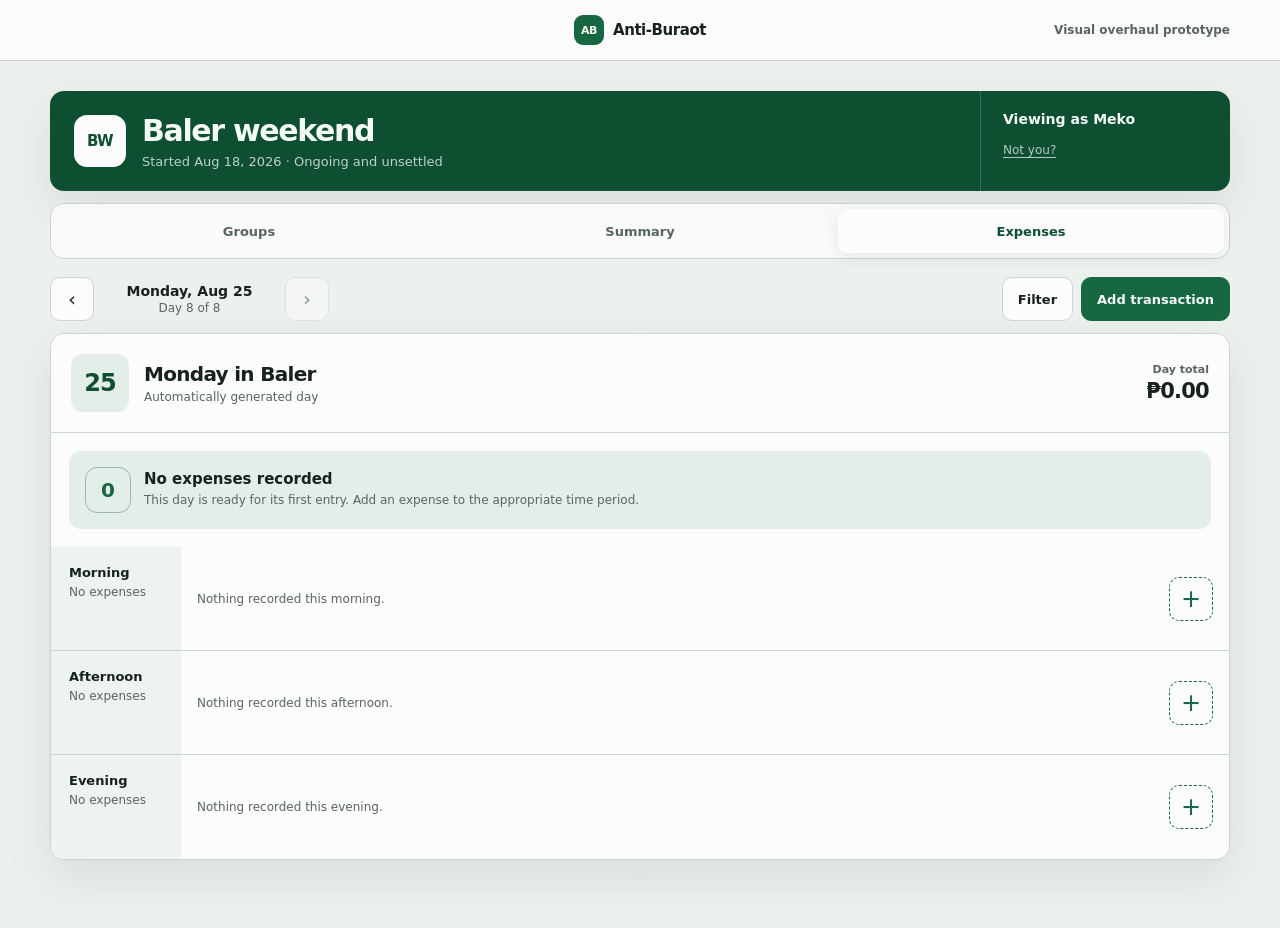
<file: design-overhaul-sample.html>
<!doctype html>
<html lang="en-PH">
<head>
  <meta charset="UTF-8">
  <meta name="viewport" content="width=device-width, initial-scale=1">
  <meta name="description" content="Anti-Buraot visual overhaul prototype">
  <title>Anti-Buraot Visual Overhaul</title>
  <style>
    :root {
      color-scheme: light dark;
      --canvas: #edf1ee;
      --surface: #f9faf8;
      --surface-raised: #fbfcfb;
      --surface-tint: #e4eee8;
      --ink: #17221c;
      --muted: #59655e;
      --line: #cbd4ce;
      --accent: #176743;
      --accent-strong: #0e4f32;
      --accent-ink: #f4faf6;
      --danger: #a33128;
      --danger-soft: #f8e5e2;
      --shadow: 0 18px 45px rgb(31 59 43 / 10%);
      --radius-surface: 14px;
      --radius-control: 10px;
    }

    * { box-sizing: border-box; }
    [hidden] { display: none !important; }
    html { min-height: 100%; background: var(--canvas); }
    body {
      min-height: 100dvh;
      margin: 0;
      background:
        linear-gradient(90deg, transparent 0 49.95%, rgb(23 103 67 / 4%) 50%, transparent 50.05%),
        var(--canvas);
      color: var(--ink);
      font-family: ui-sans-serif, system-ui, -apple-system, BlinkMacSystemFont, "Segoe UI", sans-serif;
      -webkit-font-smoothing: antialiased;
    }

    button, select, input { color: inherit; font: inherit; }
    button { touch-action: manipulation; }
    button:disabled { opacity: .45; cursor: not-allowed; }
    body.modal-open { overflow: hidden; }
    button:focus-visible, select:focus-visible, input:focus-visible, [tabindex]:focus-visible {
      outline: 3px solid rgb(23 103 67 / 24%);
      outline-offset: 2px;
    }
    button:active { transform: scale(.98); }

    .app-bar {
      min-height: 58px;
      padding: 8px max(20px, calc((100vw - 1180px) / 2));
      display: grid;
      grid-template-columns: 1fr auto 1fr;
      align-items: center;
      border-bottom: 1px solid var(--line);
      background: color-mix(in srgb, var(--surface-raised) 94%, transparent);
    }

    .brand {
      grid-column: 2;
      min-height: 44px;
      display: inline-flex;
      align-items: center;
      gap: 9px;
      border: 0;
      background: transparent;
      font-size: 15px;
      font-weight: 850;
      letter-spacing: -.03em;
      cursor: pointer;
    }

    .brand-mark,
    .trip-mark,
    .avatar {
      display: grid;
      place-items: center;
      flex: 0 0 auto;
      background: var(--accent);
      color: var(--accent-ink);
      font-weight: 850;
      letter-spacing: -.04em;
    }

    .brand-mark { width: 30px; height: 30px; border-radius: 9px; font-size: 11px; }
    .prototype-label { justify-self: end; color: var(--muted); font-size: 12px; font-weight: 700; }

    .shell {
      width: min(1180px, calc(100% - 40px));
      margin: 0 auto;
      padding: 30px 0 68px;
    }

    .screen { animation: screen-in .22s ease both; }

    .screen-heading {
      margin-bottom: 18px;
      display: flex;
      align-items: end;
      justify-content: space-between;
      gap: 20px;
    }

    .screen-heading h1 { margin: 0; font-size: clamp(27px, 4vw, 40px); line-height: 1; letter-spacing: -.055em; }
    .screen-heading p { max-width: 40ch; margin: 8px 0 0; color: var(--muted); font-size: 14px; line-height: 1.5; }

    .button {
      min-height: 44px;
      padding: 0 15px;
      display: inline-flex;
      align-items: center;
      justify-content: center;
      gap: 8px;
      border: 1px solid var(--line);
      border-radius: var(--radius-control);
      background: var(--surface-raised);
      color: var(--ink);
      font-size: 13px;
      font-weight: 800;
      white-space: nowrap;
      cursor: pointer;
    }

    .button.primary { border-color: var(--accent); background: var(--accent); color: var(--accent-ink); }
    .button.ghost { background: transparent; }
    .button:hover { border-color: var(--accent); }
    .button.primary:hover { background: var(--accent-strong); }

    .create-button { min-width: 124px; }
    .create-button b { font-size: 20px; font-weight: 500; line-height: 1; }

    .group-list {
      overflow: hidden;
      border: 1px solid var(--line);
      border-radius: var(--radius-surface);
      background: var(--surface-raised);
      box-shadow: var(--shadow);
    }

    .group-row {
      min-height: 108px;
      padding: 20px;
      display: grid;
      grid-template-columns: 52px minmax(0, 1fr) auto;
      align-items: center;
      gap: 16px;
      border-bottom: 1px solid var(--line);
    }
    .group-row:last-child { border-bottom: 0; }
    .group-row.settled { background: color-mix(in srgb, var(--canvas) 72%, var(--surface-raised)); color: var(--muted); }
    .trip-mark { width: 52px; height: 52px; border-radius: 13px; font-size: 15px; }
    .settled .trip-mark { background: var(--line); color: var(--muted); }
    .group-main { min-width: 0; }
    .group-title-line { display: flex; align-items: center; gap: 10px; }
    .group-title-line h2 { overflow: hidden; margin: 0; font-size: 18px; letter-spacing: -.025em; text-overflow: ellipsis; white-space: nowrap; }

    .badges { margin-top: 7px; display: flex; flex-wrap: wrap; gap: 6px; }
    .badge {
      min-height: 25px;
      padding: 4px 8px;
      display: inline-flex;
      align-items: center;
      border: 1px solid var(--line);
      border-radius: 999px;
      color: var(--muted);
      font-size: 11px;
      font-weight: 750;
    }
    .badge.active { border-color: color-mix(in srgb, var(--accent) 30%, var(--line)); background: var(--surface-tint); color: var(--accent-strong); }

    .group-members { margin-top: 12px; display: flex; align-items: center; }
    .avatar { width: 30px; height: 30px; margin-left: -6px; border: 2px solid var(--surface-raised); border-radius: 50%; font-size: 9px; }
    .avatar:first-child { margin-left: 0; }
    .avatar:nth-child(2) { background: #315948; }
    .avatar:nth-child(3) { background: #557163; }
    .group-meta { min-width: 170px; text-align: right; }
    .group-meta small { display: block; color: var(--muted); font-size: 12px; font-weight: 650; }
    .group-meta strong { display: block; margin-top: 4px; font-size: 20px; letter-spacing: -.035em; }
    .group-actions { margin-top: 10px; display: flex; justify-content: flex-end; gap: 7px; }
    .group-actions .button { min-height: 44px; padding-inline: 12px; font-size: 12px; }

    .trip-context {
      overflow: hidden;
      display: grid;
      grid-template-columns: minmax(0, 1fr) auto;
      border-radius: var(--radius-surface);
      background: var(--accent-strong);
      color: var(--accent-ink);
      box-shadow: var(--shadow);
    }

    .trip-context-main { padding: 22px 24px; display: flex; align-items: center; gap: 16px; }
    .trip-context .trip-mark { background: var(--surface-raised); color: var(--accent-strong); }
    .trip-copy { min-width: 0; }
    .trip-copy h1 { overflow: hidden; margin: 0; font-size: clamp(22px, 3vw, 30px); letter-spacing: -.045em; text-overflow: ellipsis; white-space: nowrap; }
    .trip-copy p { margin: 6px 0 0; color: rgb(244 250 246 / 76%); font-size: 13px; }
    .trip-context-side { min-width: 250px; padding: 18px 22px; display: flex; flex-direction: column; justify-content: center; border-left: 1px solid rgb(244 250 246 / 18%); }
    .trip-context-side strong { font-size: 14px; }
    .trip-context-side button { width: max-content; min-height: 44px; margin: 1px 0 0; padding: 0; border: 0; background: transparent; color: rgb(244 250 246 / 72%); font-size: 12px; text-decoration: underline; text-underline-offset: 3px; cursor: pointer; }

    .trip-nav {
      margin: 12px 0 18px;
      padding: 5px;
      display: flex;
      gap: 5px;
      border: 1px solid var(--line);
      border-radius: var(--radius-surface);
      background: color-mix(in srgb, var(--surface-raised) 86%, transparent);
    }
    .trip-nav button { min-height: 44px; flex: 1; border: 0; border-radius: var(--radius-control); background: transparent; color: var(--muted); font-size: 13px; font-weight: 800; cursor: pointer; }
    .trip-nav button.active { background: var(--surface-raised); color: var(--accent-strong); box-shadow: 0 4px 15px rgb(31 59 43 / 9%); }

    .summary-grid { display: grid; grid-template-columns: minmax(0, 1.55fr) minmax(300px, .75fr); gap: 16px; align-items: start; }
    .ledger-surface, .side-surface, .day-surface {
      overflow: hidden;
      border: 1px solid var(--line);
      border-radius: var(--radius-surface);
      background: var(--surface-raised);
      box-shadow: var(--shadow);
    }

    .surface-heading { min-height: 72px; padding: 16px 18px; display: flex; align-items: center; justify-content: space-between; gap: 16px; border-bottom: 1px solid var(--line); }
    .surface-heading h2 { margin: 0; font-size: 17px; letter-spacing: -.025em; }
    .surface-heading p { margin: 4px 0 0; color: var(--muted); font-size: 12px; }
    .grand-total { text-align: right; }
    .grand-total small { display: block; color: var(--muted); font-size: 11px; font-weight: 700; }
    .grand-total strong { display: block; margin-top: 3px; font-size: 24px; letter-spacing: -.045em; }

    .member-row {
      min-height: 92px;
      padding: 15px 18px;
      display: grid;
      grid-template-columns: 42px minmax(120px, 1fr) repeat(3, minmax(94px, auto));
      align-items: center;
      gap: 12px;
      border-bottom: 1px solid var(--line);
    }
    .member-row:last-child { border-bottom: 0; }
    .member-row .avatar { width: 42px; height: 42px; margin: 0; border: 0; font-size: 11px; }
    .member-name strong { display: block; font-size: 14px; }
    .member-name small { display: block; margin-top: 3px; color: var(--muted); font-size: 12px; }
    .member-values { display: contents; }
    .metric { min-width: 0; text-align: right; }
    .metric span { display: block; color: var(--muted); font-size: 11px; font-weight: 750; text-transform: uppercase; letter-spacing: .055em; }
    .metric strong { display: block; margin-top: 5px; font-size: 14px; }
    .metric button { min-height: 44px; margin-top: 0; padding: 0; display: inline-flex; align-items: center; justify-content: flex-end; border: 0; background: transparent; color: var(--accent); font-size: 14px; font-weight: 850; cursor: pointer; }
    .metric.owes strong, .metric.owes button { color: var(--danger); }

    .side-surface { padding: 18px; }
    .side-surface + .side-surface { margin-top: 16px; }
    .side-surface h2 { margin: 0; font-size: 17px; letter-spacing: -.025em; }
    .side-surface > p { margin: 6px 0 18px; color: var(--muted); font-size: 13px; line-height: 1.45; }
    .settlement-route { padding: 14px 0; display: grid; grid-template-columns: 1fr auto; gap: 12px; align-items: center; border-top: 1px solid var(--line); }
    .settlement-route:first-of-type { border-top: 0; }
    .settlement-route p { margin: 0; font-size: 13px; font-weight: 750; }
    .settlement-route small { display: block; margin-top: 3px; color: var(--muted); font-size: 12px; }
    .settlement-route strong { font-size: 15px; }
    .settlement-route .button { grid-column: 1 / -1; min-height: 44px; }

    .activity-row { padding: 12px 0; display: flex; align-items: center; justify-content: space-between; gap: 12px; border-top: 1px solid var(--line); font-size: 12px; }
    .activity-row span { color: var(--muted); }

    .expense-toolbar { margin-bottom: 12px; display: flex; align-items: center; justify-content: space-between; gap: 12px; }
    .date-switcher { display: flex; align-items: center; gap: 8px; }
    .square-button { width: 44px; height: 44px; padding: 0; border: 1px solid var(--line); border-radius: var(--radius-control); background: var(--surface-raised); font-size: 20px; cursor: pointer; }
    .date-label { min-width: 175px; text-align: center; }
    .date-label strong { display: block; font-size: 14px; }
    .date-label small { display: block; margin-top: 2px; color: var(--muted); font-size: 12px; }
    .toolbar-actions { display: flex; gap: 8px; }

    .day-heading { padding: 20px; display: grid; grid-template-columns: 58px 1fr auto; gap: 15px; align-items: center; border-bottom: 1px solid var(--line); }
    .calendar-tile { width: 58px; height: 58px; display: grid; place-items: center; border-radius: 12px; background: var(--surface-tint); color: var(--accent-strong); }
    .calendar-tile strong { font-size: 24px; letter-spacing: -.04em; }
    .day-heading h2 { margin: 0; font-size: 20px; letter-spacing: -.035em; }
    .day-heading p { margin: 4px 0 0; color: var(--muted); font-size: 12px; }
    .day-total { text-align: right; }
    .day-total small { display: block; color: var(--muted); font-size: 11px; font-weight: 700; }
    .day-total strong { display: block; margin-top: 3px; font-size: 21px; letter-spacing: -.035em; }

    .period { display: grid; grid-template-columns: 130px minmax(0, 1fr); border-bottom: 1px solid var(--line); }
    .period:last-child { border-bottom: 0; }
    .period-label { padding: 18px; background: color-mix(in srgb, var(--surface-tint) 60%, var(--surface-raised)); }
    .period-label strong { display: block; font-size: 13px; }
    .period-label small { display: block; margin-top: 5px; color: var(--muted); font-size: 12px; }
    .expense-list { padding: 6px 16px; }
    .expense-row { min-height: 72px; padding: 12px 0; display: grid; grid-template-columns: minmax(0, 1fr) auto; align-items: center; gap: 16px; }
    .expense-copy h3 { margin: 0; font-size: 14px; }
    .expense-copy p { margin: 5px 0 0; color: var(--muted); font-size: 12px; line-height: 1.45; }
    .expense-value { min-width: 105px; text-align: right; }
    .expense-value span { display: block; color: var(--muted); font-size: 11px; font-weight: 750; text-transform: uppercase; letter-spacing: .05em; }
    .expense-value strong { display: block; margin-top: 4px; font-size: 15px; }
    .expense-value.lent strong { color: var(--accent); }
    .expense-value.owes strong { color: var(--danger); }
    .period-add-row { padding: 6px 0 8px; display: flex; justify-content: flex-end; }
    .period-empty { min-height: 82px; display: flex; align-items: center; justify-content: space-between; gap: 12px; color: var(--muted); font-size: 12px; }
    .add-inline { width: 44px; min-width: 44px; height: 44px; padding: 0; display: grid; place-items: center; border: 1px dashed var(--accent); border-radius: var(--radius-control); background: transparent; color: var(--accent); font-size: 24px; font-weight: 500; line-height: 1; cursor: pointer; }

    .empty-day-intro {
      margin: 18px;
      padding: 16px;
      display: grid;
      grid-template-columns: 46px minmax(0, 1fr);
      align-items: center;
      gap: 13px;
      border-radius: 12px;
      background: var(--surface-tint);
    }
    .empty-day-count { width: 46px; height: 46px; display: grid; place-items: center; border: 1px solid color-mix(in srgb, var(--accent) 28%, var(--line)); border-radius: 12px; color: var(--accent); font-size: 20px; font-weight: 850; }
    .empty-day-intro h3 { margin: 0; font-size: 15px; }
    .empty-day-intro p { margin: 4px 0 0; color: var(--muted); font-size: 12px; line-height: 1.45; }
    .empty-day .period { min-height: 104px; }
    .empty-day .expense-list { display: flex; align-items: center; }
    .empty-day .period-empty { width: 100%; }

    .mobile-nav { display: none; }

    .modal {
      position: fixed;
      z-index: 10;
      inset: 0;
      padding: 18px;
      display: grid;
      place-items: center;
      background: rgb(13 24 18 / 55%);
    }
    .modal-card { width: min(520px, 100%); max-height: calc(100dvh - 36px); padding: 20px; overflow-y: auto; border: 1px solid var(--line); border-radius: var(--radius-surface); background: var(--surface-raised); box-shadow: 0 25px 70px rgb(13 24 18 / 30%); }
    .modal-heading { display: flex; align-items: center; justify-content: space-between; gap: 16px; }
    .modal-heading h2 { margin: 0; font-size: 20px; }
    .modal-close { width: 44px; height: 44px; padding: 0; border: 1px solid var(--line); border-radius: var(--radius-control); background: transparent; font-size: 21px; cursor: pointer; }
    .filter-grid { margin-top: 18px; display: grid; grid-template-columns: 1fr 1fr; gap: 14px; }
    .filter-grid label { display: grid; gap: 7px; color: var(--muted); font-size: 12px; font-weight: 750; }
    .filter-grid label:first-child { grid-column: 1 / -1; }
    .filter-grid input, .filter-grid select { width: 100%; min-height: 44px; padding: 0 12px; border: 1px solid var(--line); border-radius: var(--radius-control); background: var(--surface); font-size: 16px; }
    .modal-actions { margin-top: 20px; display: flex; justify-content: flex-end; gap: 8px; }

    .transaction-modal-card { width: min(640px, 100%); }
    .transaction-modal-heading { display: grid; grid-template-columns: minmax(0, 1fr) auto auto; align-items: center; gap: 10px; }
    .transaction-modal-heading h2 { margin: 0; font-size: 21px; letter-spacing: -.035em; }
    .transaction-context { margin: 4px 0 0; color: var(--muted); font-size: 12px; }
    .receipt-control { position: relative; }
    .receipt-control input { position: absolute; width: 1px; height: 1px; overflow: hidden; opacity: .001; }
    .receipt-action { min-height: 44px; padding: 0 13px; display: inline-flex; align-items: center; justify-content: center; border: 1px dashed var(--accent); border-radius: var(--radius-control); color: var(--accent); font-size: 12px; font-weight: 800; white-space: nowrap; cursor: pointer; }
    .transaction-fields { margin-top: 18px; display: grid; grid-template-columns: minmax(0, 1.45fr) minmax(170px, .55fr); gap: 12px; }
    .field { min-width: 0; display: grid; gap: 7px; color: var(--muted); font-size: 12px; font-weight: 750; }
    .field > input, .currency-field { width: 100%; min-height: 44px; border: 1px solid var(--line); border-radius: var(--radius-control); background: var(--surface); }
    .field > input { padding: 0 12px; font-size: 16px; }
    .currency-field { display: flex; align-items: center; }
    .currency-field span { width: 36px; flex: 0 0 36px; color: var(--muted); text-align: center; }
    .currency-field input { min-width: 0; height: 42px; flex: 1; padding: 0 11px 0 0; border: 0; outline: 0; background: transparent; font-size: 16px; text-align: right; }
    .transaction-section { margin-top: 18px; }
    .transaction-section-heading { margin-bottom: 9px; display: flex; align-items: end; justify-content: space-between; gap: 12px; }
    .transaction-section-heading strong { font-size: 13px; }
    .transaction-section-heading small { color: var(--muted); font-size: 12px; }
    .payer-choices { display: flex; flex-wrap: wrap; gap: 9px; }
    .payer-choice { min-width: 44px; height: 44px; padding: 0 11px; border: 1px solid var(--line); border-radius: 999px; background: var(--surface); color: var(--muted); font-size: 11px; font-weight: 850; cursor: pointer; }
    .payer-choice.active { border-color: var(--accent); background: var(--surface-tint); color: var(--accent); box-shadow: inset 0 0 0 1px var(--accent); }
    .split-list { max-height: min(220px, 31dvh); display: grid; gap: 7px; overflow-y: auto; overscroll-behavior: contain; }
    .split-entry { min-height: 48px; padding: 4px; display: grid; grid-template-columns: 38px minmax(0, 1fr) minmax(120px, 150px); align-items: center; gap: 9px; border-radius: var(--radius-control); background: var(--surface); }
    .split-toggle { width: 38px; height: 38px; padding: 0; border: 1px solid var(--line); border-radius: 50%; background: var(--surface-raised); color: var(--muted); font-size: 10px; font-weight: 850; cursor: pointer; }
    .split-entry.active .split-toggle { border-color: var(--accent); background: var(--accent); color: var(--accent-ink); }
    .split-entry strong { min-width: 0; overflow: hidden; font-size: 13px; text-overflow: ellipsis; white-space: nowrap; }
    .split-entry .currency-field { min-height: 40px; background: var(--surface-raised); }
    .split-entry .currency-field input { height: 38px; font-size: 15px; }
    .transaction-error { margin: 14px 0 0; padding: 10px 12px; border-radius: var(--radius-control); background: var(--danger-soft); color: var(--danger); font-size: 12px; font-weight: 750; }
    .transaction-actions { margin-top: 20px; display: flex; justify-content: flex-end; gap: 8px; }
    .transaction-actions .button.primary { min-width: 154px; }
    .draft-action { color: var(--accent); }

    @media (prefers-color-scheme: dark) {
      :root {
        --canvas: #111713;
        --surface: #17201a;
        --surface-raised: #1c2720;
        --surface-tint: #21392d;
        --ink: #eef5f0;
        --muted: #aebcb3;
        --line: #34433a;
        --accent: #57b886;
        --accent-strong: #173f2c;
        --accent-ink: #f1faf4;
        --danger: #ff8d82;
        --danger-soft: #3d2422;
        --shadow: 0 18px 45px rgb(0 0 0 / 22%);
      }
    }

    @media (max-width: 767px) {
      body { background: var(--canvas); }
      .app-bar { min-height: 52px; padding-inline: 14px; }
      .prototype-label { display: none; }
      .shell { width: min(100% - 24px, 620px); padding: 18px 0 94px; }
      .screen-heading { align-items: flex-start; }
      .screen-heading h1 { font-size: 29px; }
      .screen-heading p { font-size: 13px; }
      .create-button { min-width: 48px; width: 48px; padding: 0; font-size: 0; }
      .create-button b { font-size: 22px; }

      .group-row { min-height: 0; padding: 16px; grid-template-columns: 44px minmax(0, 1fr); gap: 12px; }
      .group-row .trip-mark { width: 44px; height: 44px; }
      .group-title-line h2 { font-size: 16px; }
      .group-meta { grid-column: 1 / -1; min-width: 0; padding-top: 12px; display: flex; align-items: center; justify-content: space-between; border-top: 1px solid var(--line); text-align: left; }
      .group-meta strong { margin: 0; font-size: 18px; }
      .group-actions { margin: 0; }
      .group-actions .button { min-height: 44px; }

      .trip-context { grid-template-columns: 1fr; }
      .trip-context-main { padding: 17px; gap: 12px; }
      .trip-context .trip-mark { width: 46px; height: 46px; }
      .trip-copy h1 { font-size: 21px; }
      .trip-copy p { font-size: 12px; }
      .trip-context-side { min-width: 0; padding: 12px 17px; border-top: 1px solid rgb(244 250 246 / 18%); border-left: 0; }
      .trip-context-side { flex-direction: row; align-items: center; justify-content: space-between; }
      .trip-context-side button { margin: 0; }
      .trip-nav { display: none; }

      .summary-grid { grid-template-columns: 1fr; margin-top: 12px; }
      .surface-heading { min-height: 68px; padding: 14px; }
      .surface-heading h2 { font-size: 16px; }
      .grand-total strong { font-size: 20px; }
      .member-row { padding: 14px; grid-template-columns: 38px minmax(0, 1fr); gap: 9px; }
      .member-row .avatar { width: 38px; height: 38px; }
      .member-name { align-self: center; }
      .member-values { grid-column: 2; display: grid; grid-template-columns: repeat(3, minmax(0, 1fr)); gap: 5px; }
      .metric { text-align: left; }
      .metric span { font-size: 10px; }
      .metric strong, .metric button { font-size: 13px; }
      .side-surface { padding: 16px; }

      .expense-toolbar { margin: 12px 0; }
      .date-switcher { width: 100%; justify-content: space-between; }
      .date-label { min-width: 0; }
      .toolbar-actions { position: fixed; z-index: 4; right: 18px; bottom: calc(78px + env(safe-area-inset-bottom)); }
      .toolbar-actions .button:first-child { display: none; }
      .toolbar-actions .button.primary { width: 52px; height: 52px; min-height: 52px; padding: 0; border-radius: 50%; font-size: 0; box-shadow: var(--shadow); }
      .toolbar-actions .button.primary::before { content: "+"; font-size: 25px; font-weight: 500; }

      .day-heading { padding: 15px; grid-template-columns: 48px minmax(0, 1fr); gap: 12px; }
      .calendar-tile { width: 48px; height: 48px; }
      .calendar-tile strong { font-size: 21px; }
      .day-heading h2 { font-size: 17px; }
      .day-total { grid-column: 1 / -1; padding-top: 11px; display: flex; align-items: center; justify-content: space-between; border-top: 1px solid var(--line); text-align: left; }
      .day-total strong { margin: 0; }
      .period { grid-template-columns: 1fr; }
      .period-label { padding: 11px 14px; display: flex; align-items: center; justify-content: space-between; }
      .period-label small { margin: 0; }
      .expense-list { padding: 3px 14px; }
      .expense-row { min-height: 78px; gap: 10px; }
      .expense-copy p { max-width: 29ch; }
      .expense-value { min-width: 88px; }
      .period-empty { min-height: 70px; }
      .period-empty { padding-block: 12px; align-items: flex-start; flex-direction: column; }
      .period-empty .add-inline { width: 44px; align-self: flex-end; }
      .empty-day-intro { margin: 14px; padding: 14px; }
      .empty-day .period { min-height: 0; }
      .empty-day .period-empty { min-height: 76px; }

      .mobile-nav {
        position: fixed;
        z-index: 5;
        right: 12px;
        bottom: calc(10px + env(safe-area-inset-bottom));
        left: 12px;
        min-height: 58px;
        padding: 5px;
        display: flex;
        gap: 5px;
        border: 1px solid var(--line);
        border-radius: var(--radius-surface);
        background: color-mix(in srgb, var(--surface-raised) 94%, transparent);
        box-shadow: var(--shadow);
      }
      .mobile-nav button { flex: 1; border: 0; border-radius: var(--radius-control); background: transparent; color: var(--muted); font-size: 13px; font-weight: 800; }
      .mobile-nav button.active { background: var(--accent); color: var(--accent-ink); }

      .modal { align-items: end; padding: 10px; }
      .modal-card { max-height: calc(100dvh - 20px); padding: 17px; }
      .filter-grid { grid-template-columns: 1fr; gap: 12px; }
      .filter-grid label:first-child { grid-column: 1; }
      .modal-actions .button { flex: 1; }
      .transaction-modal-card { padding: 16px; }
      .transaction-modal-heading { grid-template-columns: minmax(0, 1fr) auto; }
      .transaction-modal-heading .modal-close { grid-column: 2; grid-row: 1; }
      .receipt-control { grid-column: 1 / -1; }
      .receipt-action { width: 100%; }
      .transaction-fields { margin-top: 14px; grid-template-columns: 1fr; gap: 10px; }
      .transaction-section { margin-top: 14px; }
      .split-entry { grid-template-columns: 36px minmax(0, 1fr) 112px; gap: 7px; }
      .split-toggle { width: 36px; height: 36px; }
      .transaction-actions { display: grid; grid-template-columns: 1fr 1fr; }
      .transaction-actions .button { width: 100%; padding-inline: 10px; }
      .transaction-actions .button.primary { grid-column: 1 / -1; grid-row: 1; min-width: 0; }
    }

    @media (prefers-reduced-motion: reduce) {
      *, *::before, *::after { scroll-behavior: auto !important; animation-duration: .01ms !important; transition-duration: .01ms !important; }
    }

    @keyframes screen-in {
      from { opacity: 0; transform: translateY(5px); }
      to { opacity: 1; transform: translateY(0); }
    }
  </style>
</head>
<body>
  <header class="app-bar">
    <button class="brand" type="button" data-view="groups"><span class="brand-mark">AB</span>Anti-Buraot</button>
    <span class="prototype-label">Visual overhaul prototype</span>
  </header>

  <main id="main-content" class="shell">
    <section id="groups-screen" class="screen">
      <header class="screen-heading">
        <div><h1>Your trips</h1><p>Open a trip, check what you owe, or start a new group.</p></div>
        <button class="button primary create-button" type="button"><b aria-hidden="true">+</b><span>New group</span></button>
      </header>

      <div class="group-list">
        <article class="group-row">
          <div class="trip-mark" aria-hidden="true">BW</div>
          <div class="group-main">
            <div class="group-title-line"><h2>Baler weekend</h2></div>
            <div class="badges"><span class="badge active">Ongoing</span><span class="badge">Unsettled</span><span class="badge">Public</span></div>
            <div class="group-members" aria-label="Meko, Peewee, and Katirin"><span class="avatar">ME</span><span class="avatar">PE</span><span class="avatar">KA</span></div>
          </div>
          <div class="group-meta">
            <div><small>Total spent</small><strong>₱8,426.50</strong></div>
            <div class="group-actions"><button class="button ghost" type="button">Audit</button><button class="button primary" type="button" data-view="expenses">Open trip</button></div>
          </div>
        </article>

        <article class="group-row settled">
          <div class="trip-mark" aria-hidden="true">TR</div>
          <div class="group-main">
            <div class="group-title-line"><h2>Tagaytay reunion</h2></div>
            <div class="badges"><span class="badge">Ended</span><span class="badge">Settled</span><span class="badge">Private</span></div>
            <div class="group-members" aria-label="Four members"><span class="avatar">MI</span><span class="avatar">JO</span><span class="avatar">AL</span></div>
          </div>
          <div class="group-meta">
            <div><small>Total spent</small><strong>₱14,930.00</strong></div>
            <div class="group-actions"><button class="button ghost" type="button">View trip</button></div>
          </div>
        </article>
      </div>
    </section>

    <section id="trip-screen" class="screen" hidden>
      <header class="trip-context">
        <div class="trip-context-main">
          <div class="trip-mark" aria-hidden="true">BW</div>
          <div class="trip-copy"><h1>Baler weekend</h1><p>Started Aug 18, 2026 <span aria-hidden="true">·</span> Ongoing and unsettled</p></div>
        </div>
        <div class="trip-context-side"><strong>Viewing as Meko</strong><button type="button">Not you?</button></div>
      </header>

      <nav class="trip-nav" aria-label="Trip view">
        <button type="button" data-view="groups">Groups</button>
        <button type="button" data-view="summary">Summary</button>
        <button class="active" type="button" data-view="expenses">Expenses</button>
      </nav>

      <section id="summary-view" hidden>
        <div class="summary-grid">
          <section class="ledger-surface">
            <header class="surface-heading">
              <div><h2>Member summary</h2><p>What each person paid, shared, and still needs to settle.</p></div>
              <div class="grand-total"><small>Total spent</small><strong>₱8,426.50</strong></div>
            </header>

            <article class="member-row">
              <span class="avatar">ME</span>
              <div class="member-name"><strong>Meko</strong><small>You</small></div>
              <div class="member-values"><div class="metric"><span>Paid</span><strong>₱4,120.00</strong></div><div class="metric"><span>Share</span><button type="button">₱2,808.84</button></div><div class="metric"><span>Gets back</span><button type="button">₱1,311.16</button></div></div>
            </article>
            <article class="member-row">
              <span class="avatar">PE</span>
              <div class="member-name"><strong>Peewee</strong><small>Member</small></div>
              <div class="member-values"><div class="metric"><span>Paid</span><strong>₱2,006.50</strong></div><div class="metric"><span>Share</span><button type="button">₱2,808.83</button></div><div class="metric owes"><span>Owes</span><button type="button">₱802.33</button></div></div>
            </article>
            <article class="member-row">
              <span class="avatar">KA</span>
              <div class="member-name"><strong>Katirin</strong><small>Member</small></div>
              <div class="member-values"><div class="metric"><span>Paid</span><strong>₱2,300.00</strong></div><div class="metric"><span>Share</span><button type="button">₱2,808.83</button></div><div class="metric owes"><span>Owes</span><button type="button">₱508.83</button></div></div>
            </article>
          </section>

          <aside>
            <section class="side-surface">
              <h2>Settlement recommendation</h2>
              <p>Two payments will settle the group.</p>
              <div class="settlement-route"><div><p>Peewee pays Meko</p><small>Recommended amount</small></div><strong>₱802.33</strong><button class="button primary" type="button">Settle</button></div>
              <div class="settlement-route"><div><p>Katirin pays Meko</p><small>Recommended amount</small></div><strong>₱508.83</strong><button class="button primary" type="button">Settle</button></div>
            </section>
            <section class="side-surface">
              <h2>Recent payments</h2>
              <div class="activity-row"><span>No payments recorded</span></div>
            </section>
          </aside>
        </div>
      </section>

      <section id="expenses-view">
        <div class="expense-toolbar">
          <div class="date-switcher"><button id="previous-day" class="square-button" type="button" aria-label="Previous day">‹</button><div class="date-label"><strong id="active-day-date">Monday, Aug 25</strong><small id="active-day-position">Day 8 of 8</small></div><button id="next-day" class="square-button" type="button" aria-label="Next day" disabled>›</button></div>
          <div class="toolbar-actions"><button id="open-filter" class="button" type="button">Filter</button><button id="add-transaction" class="button primary" type="button">Add transaction</button></div>
        </div>

        <article id="populated-day" class="day-surface" hidden>
          <header class="day-heading">
            <div class="calendar-tile"><strong>24</strong></div>
            <div><h2>Sunday in Baler</h2><p>Sunday, Aug 24</p></div>
            <div class="day-total"><small>Day total</small><strong>₱2,250.00</strong></div>
          </header>

          <section class="period">
            <div class="period-label"><strong>Morning</strong><small>₱1,450.00</small></div>
            <div class="expense-list">
              <article class="expense-row"><div class="expense-copy"><h3>Breakfast</h3><p>Meko paid ₱1,000.00. Peewee ₱333.34, Meko ₱333.33, Katirin ₱333.33</p></div><div class="expense-value lent"><span>Lent</span><strong>₱666.67</strong></div></article>
              <article class="expense-row"><div class="expense-copy"><h3>Parking</h3><p>Peewee paid ₱450.00. Split equally between three members</p></div><div class="expense-value owes"><span>Owes</span><strong>₱150.00</strong></div></article>
              <div class="period-add-row"><button class="add-inline" type="button" data-period="morning" aria-label="Add morning transaction">+</button></div>
            </div>
          </section>

          <section class="period">
            <div class="period-label"><strong>Afternoon</strong><small>₱800.00</small></div>
            <div class="expense-list"><article class="expense-row"><div class="expense-copy"><h3>Fuel</h3><p>Katirin paid ₱800.00. Split equally between three members</p></div><div class="expense-value owes"><span>Owes</span><strong>₱266.67</strong></div></article><div class="period-add-row"><button class="add-inline" type="button" data-period="afternoon" aria-label="Add afternoon transaction">+</button></div></div>
          </section>

          <section class="period">
            <div class="period-label"><strong>Evening</strong><small>No expenses</small></div>
            <div class="expense-list"><div class="period-empty"><span>Nothing recorded yet.</span><button class="add-inline" type="button" data-period="evening" aria-label="Add evening transaction">+</button></div></div>
          </section>
        </article>

        <article id="empty-day" class="day-surface empty-day">
          <header class="day-heading">
            <div class="calendar-tile"><strong>25</strong></div>
            <div><h2>Monday in Baler</h2><p>Automatically generated day</p></div>
            <div class="day-total"><small>Day total</small><strong>₱0.00</strong></div>
          </header>

          <div class="empty-day-intro">
            <div class="empty-day-count" aria-hidden="true">0</div>
            <div><h3>No expenses recorded</h3><p>This day is ready for its first entry. Add an expense to the appropriate time period.</p></div>
          </div>

          <section class="period">
            <div class="period-label"><strong>Morning</strong><small>No expenses</small></div>
            <div class="expense-list"><div class="period-empty"><span>Nothing recorded this morning.</span><button class="add-inline" type="button" data-period="morning" aria-label="Add morning transaction">+</button></div></div>
          </section>
          <section class="period">
            <div class="period-label"><strong>Afternoon</strong><small>No expenses</small></div>
            <div class="expense-list"><div class="period-empty"><span>Nothing recorded this afternoon.</span><button class="add-inline" type="button" data-period="afternoon" aria-label="Add afternoon transaction">+</button></div></div>
          </section>
          <section class="period">
            <div class="period-label"><strong>Evening</strong><small>No expenses</small></div>
            <div class="expense-list"><div class="period-empty"><span>Nothing recorded this evening.</span><button class="add-inline" type="button" data-period="evening" aria-label="Add evening transaction">+</button></div></div>
          </section>
        </article>
      </section>
    </section>
  </main>

  <nav id="mobile-nav" class="mobile-nav" aria-label="Trip view" hidden>
    <button type="button" data-view="groups">Groups</button>
    <button type="button" data-view="summary">Summary</button>
    <button class="active" type="button" data-view="expenses">Expenses</button>
  </nav>

  <div id="transaction-modal" class="modal" hidden>
    <form id="transaction-form" class="modal-card transaction-modal-card" role="dialog" aria-modal="true" aria-labelledby="transaction-title" novalidate>
      <div class="transaction-modal-heading">
        <div><h2 id="transaction-title">Add transaction</h2><p id="transaction-context" class="transaction-context">Monday, Aug 25 - Morning</p></div>
        <div class="receipt-control"><button id="receipt-action" class="receipt-action" type="button">Add receipt</button><input id="transaction-receipt" type="file" accept="image/*" capture="environment" tabindex="-1"></div>
        <button id="close-transaction" class="modal-close" type="button" aria-label="Close transaction form">×</button>
      </div>

      <div class="transaction-fields">
        <label class="field">Description<input id="transaction-description" type="text" maxlength="70" autocomplete="off" placeholder="e.g. Breakfast"></label>
        <label class="field">Amount<div class="currency-field"><span>₱</span><input id="transaction-amount" type="text" inputmode="decimal" autocomplete="off" placeholder="0.00"></div></label>
      </div>

      <section class="transaction-section" aria-labelledby="payer-heading">
        <div class="transaction-section-heading"><strong id="payer-heading">Paid by</strong><small>Select one member</small></div>
        <div class="payer-choices" role="group" aria-label="Paid by">
          <button class="payer-choice active" type="button" data-payer="Meko" aria-pressed="true">ME</button>
          <button class="payer-choice" type="button" data-payer="Peewee" aria-pressed="false">PE</button>
          <button class="payer-choice" type="button" data-payer="Katirin" aria-pressed="false">KA</button>
        </div>
      </section>

      <section class="transaction-section" aria-labelledby="split-heading">
        <div class="transaction-section-heading"><strong id="split-heading">Split between</strong><small id="split-preview">Enter an amount to calculate the split</small></div>
        <div class="split-list">
          <div class="split-entry active" data-split-entry><button class="split-toggle" type="button" aria-label="Include Meko" aria-pressed="true">ME</button><strong>Meko</strong><div class="currency-field"><span>₱</span><input type="text" inputmode="decimal" data-split-amount aria-label="Meko share" autocomplete="off"></div></div>
          <div class="split-entry active" data-split-entry><button class="split-toggle" type="button" aria-label="Include Peewee" aria-pressed="true">PE</button><strong>Peewee</strong><div class="currency-field"><span>₱</span><input type="text" inputmode="decimal" data-split-amount aria-label="Peewee share" autocomplete="off"></div></div>
          <div class="split-entry active" data-split-entry><button class="split-toggle" type="button" aria-label="Include Katirin" aria-pressed="true">KA</button><strong>Katirin</strong><div class="currency-field"><span>₱</span><input type="text" inputmode="decimal" data-split-amount aria-label="Katirin share" autocomplete="off"></div></div>
        </div>
      </section>

      <p id="transaction-error" class="transaction-error" role="alert" hidden></p>
      <div class="transaction-actions"><button id="cancel-transaction" class="button ghost" type="button">Cancel</button><button id="save-draft" class="button ghost draft-action" type="button">Save draft</button><button class="button primary" type="submit">Save transaction</button></div>
    </form>
  </div>

  <div id="filter-modal" class="modal" hidden>
    <section class="modal-card" role="dialog" aria-modal="true" aria-labelledby="filter-title">
      <div class="modal-heading"><h2 id="filter-title">Filter expenses</h2><button id="close-filter" class="modal-close" type="button" aria-label="Close filters">×</button></div>
      <div class="filter-grid">
        <label>Description<input type="search" placeholder="Search expenses"></label>
        <label>Paid by<select><option>All members</option><option>Meko</option><option>Peewee</option><option>Katirin</option></select></label>
        <label>Status<select><option>All statuses</option><option>Recorded</option><option>Draft</option></select></label>
        <label>Receipt<select><option>With or without receipt</option><option>With receipt</option><option>Without receipt</option></select></label>
        <label>Minimum amount<input type="text" inputmode="decimal" placeholder="₱0.00"></label>
      </div>
      <div class="modal-actions"><button id="clear-filter" class="button ghost" type="button">Clear all</button><button id="apply-filter" class="button primary" type="button">Apply filters</button></div>
    </section>
  </div>

  <script>
    const groupsScreen = document.querySelector("#groups-screen");
    const tripScreen = document.querySelector("#trip-screen");
    const summaryView = document.querySelector("#summary-view");
    const expensesView = document.querySelector("#expenses-view");
    const mobileNav = document.querySelector("#mobile-nav");
    const main = document.querySelector("#main-content");
    const filterModal = document.querySelector("#filter-modal");
    const transactionModal = document.querySelector("#transaction-modal");
    const transactionForm = document.querySelector("#transaction-form");
    const transactionDescription = document.querySelector("#transaction-description");
    const transactionAmount = document.querySelector("#transaction-amount");
    const transactionContext = document.querySelector("#transaction-context");
    const transactionReceipt = document.querySelector("#transaction-receipt");
    const receiptAction = document.querySelector("#receipt-action");
    const splitPreview = document.querySelector("#split-preview");
    const transactionError = document.querySelector("#transaction-error");
    const populatedDay = document.querySelector("#populated-day");
    const emptyDay = document.querySelector("#empty-day");
    const previousDay = document.querySelector("#previous-day");
    const nextDay = document.querySelector("#next-day");
    const activeDayDate = document.querySelector("#active-day-date");
    const activeDayPosition = document.querySelector("#active-day-position");
    let previousFocus = null;
    let activeModal = null;

    function showView(view) {
      const groups = view === "groups";
      groupsScreen.hidden = !groups;
      tripScreen.hidden = groups;
      summaryView.hidden = groups || view !== "summary";
      expensesView.hidden = groups || view !== "expenses";
      mobileNav.hidden = groups;
      document.querySelectorAll("[data-view]").forEach(button => {
        const active = button.dataset.view === view;
        button.classList.toggle("active", active);
        if (button.closest("nav")) button.setAttribute("aria-current", active ? "page" : "false");
      });
      const reduceMotion = window.matchMedia("(prefers-reduced-motion: reduce)").matches;
      window.scrollTo({ top: 0, behavior: reduceMotion ? "auto" : "smooth" });
    }

    function openModal(modal, focusTarget) {
      previousFocus = document.activeElement;
      activeModal = modal;
      modal.hidden = false;
      main.inert = true;
      mobileNav.inert = true;
      document.body.classList.add("modal-open");
      modal.querySelector(focusTarget)?.focus();
    }

    function closeModal(modal) {
      modal.hidden = true;
      main.inert = false;
      mobileNav.inert = false;
      document.body.classList.remove("modal-open");
      activeModal = null;
      previousFocus?.focus();
    }

    function openFilter() { openModal(filterModal, "#close-filter"); }
    function closeFilter() { closeModal(filterModal); }

    function resetTransactionForm() {
      transactionForm.reset();
      receiptAction.textContent = "Add receipt";
      receiptAction.disabled = false;
      transactionError.hidden = true;
      transactionError.textContent = "";
      document.querySelectorAll(".payer-choice").forEach((button, index) => {
        button.classList.toggle("active", index === 0);
        button.setAttribute("aria-pressed", String(index === 0));
      });
      document.querySelectorAll("[data-split-entry]").forEach(entry => {
        entry.classList.add("active");
        entry.querySelector(".split-toggle").setAttribute("aria-pressed", "true");
        entry.querySelector("[data-split-amount]").disabled = false;
      });
      splitPreview.textContent = "Enter an amount to calculate the split";
    }

    function openTransaction(period = "morning") {
      resetTransactionForm();
      const date = emptyDay.hidden ? "Sunday, Aug 24" : "Monday, Aug 25";
      transactionContext.textContent = `${date} - ${period.charAt(0).toUpperCase()}${period.slice(1)}`;
      openModal(transactionModal, "#close-transaction");
    }

    function closeTransaction() { closeModal(transactionModal); }

    function updateSampleSplit() {
      const amount = Number(transactionAmount.value.replace(/[,₱\s]/g, ""));
      const activeEntries = [...document.querySelectorAll("[data-split-entry].active")];
      document.querySelectorAll("[data-split-entry]:not(.active) [data-split-amount]").forEach(input => input.value = "");
      if (!Number.isFinite(amount) || amount <= 0 || !activeEntries.length) {
        activeEntries.forEach(entry => entry.querySelector("[data-split-amount]").value = "");
        splitPreview.textContent = "Enter an amount to calculate the split";
        return;
      }
      const cents = Math.round(amount * 100);
      const base = Math.floor(cents / activeEntries.length);
      const remainder = cents - base * activeEntries.length;
      activeEntries.forEach((entry, index) => entry.querySelector("[data-split-amount]").value = ((base + (index < remainder ? 1 : 0)) / 100).toFixed(2));
      splitPreview.textContent = `Split equally between ${activeEntries.length} ${activeEntries.length === 1 ? "member" : "members"}`;
    }

    function showEmptyDay(showEmpty) {
      populatedDay.hidden = showEmpty;
      emptyDay.hidden = !showEmpty;
      activeDayDate.textContent = showEmpty ? "Monday, Aug 25" : "Sunday, Aug 24";
      activeDayPosition.textContent = showEmpty ? "Day 8 of 8" : "Day 7 of 8";
      previousDay.disabled = !showEmpty;
      nextDay.disabled = showEmpty;
    }

    document.querySelectorAll("[data-view]").forEach(button => button.addEventListener("click", () => showView(button.dataset.view)));
    document.querySelector("#add-transaction").addEventListener("click", () => openTransaction("morning"));
    document.querySelectorAll("[data-period]").forEach(button => button.addEventListener("click", () => openTransaction(button.dataset.period)));
    document.querySelector("#open-filter").addEventListener("click", openFilter);
    document.querySelector("#close-filter").addEventListener("click", closeFilter);
    document.querySelector("#clear-filter").addEventListener("click", closeFilter);
    document.querySelector("#apply-filter").addEventListener("click", closeFilter);
    document.querySelector("#close-transaction").addEventListener("click", closeTransaction);
    document.querySelector("#cancel-transaction").addEventListener("click", closeTransaction);
    document.querySelector("#save-draft").addEventListener("click", closeTransaction);
    transactionForm.addEventListener("submit", event => {
      event.preventDefault();
      const amount = Number(transactionAmount.value.replace(/[,₱\s]/g, ""));
      if (!transactionDescription.value.trim() || !Number.isFinite(amount) || amount <= 0) {
        transactionError.textContent = "Enter a description and an amount greater than zero.";
        transactionError.hidden = false;
        return;
      }
      closeTransaction();
    });
    transactionAmount.addEventListener("input", updateSampleSplit);
    receiptAction.addEventListener("click", () => transactionReceipt.click());
    transactionReceipt.addEventListener("change", () => { if (transactionReceipt.files?.length) { receiptAction.textContent = "Receipt added"; receiptAction.disabled = true; } });
    document.querySelectorAll(".payer-choice").forEach(button => button.addEventListener("click", () => {
      document.querySelectorAll(".payer-choice").forEach(choice => { choice.classList.toggle("active", choice === button); choice.setAttribute("aria-pressed", String(choice === button)); });
    }));
    document.querySelectorAll(".split-toggle").forEach(button => button.addEventListener("click", () => {
      const entry = button.closest("[data-split-entry]");
      const activeCount = document.querySelectorAll("[data-split-entry].active").length;
      if (entry.classList.contains("active") && activeCount === 1) return;
      entry.classList.toggle("active");
      const active = entry.classList.contains("active");
      button.setAttribute("aria-pressed", String(active));
      entry.querySelector("[data-split-amount]").disabled = !active;
      updateSampleSplit();
    }));
    previousDay.addEventListener("click", () => showEmptyDay(false));
    nextDay.addEventListener("click", () => showEmptyDay(true));
    filterModal.addEventListener("click", event => { if (event.target === filterModal) closeFilter(); });
    transactionModal.addEventListener("click", event => { if (event.target === transactionModal) closeTransaction(); });
    document.addEventListener("keydown", event => {
      if (!activeModal) return;
      if (event.key === "Escape") return activeModal === filterModal ? closeFilter() : closeTransaction();
      if (event.key !== "Tab") return;
      const focusable = [...activeModal.querySelectorAll("button:not([disabled]), input:not([disabled]):not([tabindex='-1']), select:not([disabled])")];
      const first = focusable[0];
      const last = focusable[focusable.length - 1];
      if (event.shiftKey && document.activeElement === first) { event.preventDefault(); last.focus(); }
      if (!event.shiftKey && document.activeElement === last) { event.preventDefault(); first.focus(); }
    });
    showEmptyDay(true);
    showView("expenses");
  </script>
</body>
</html>
</file>
